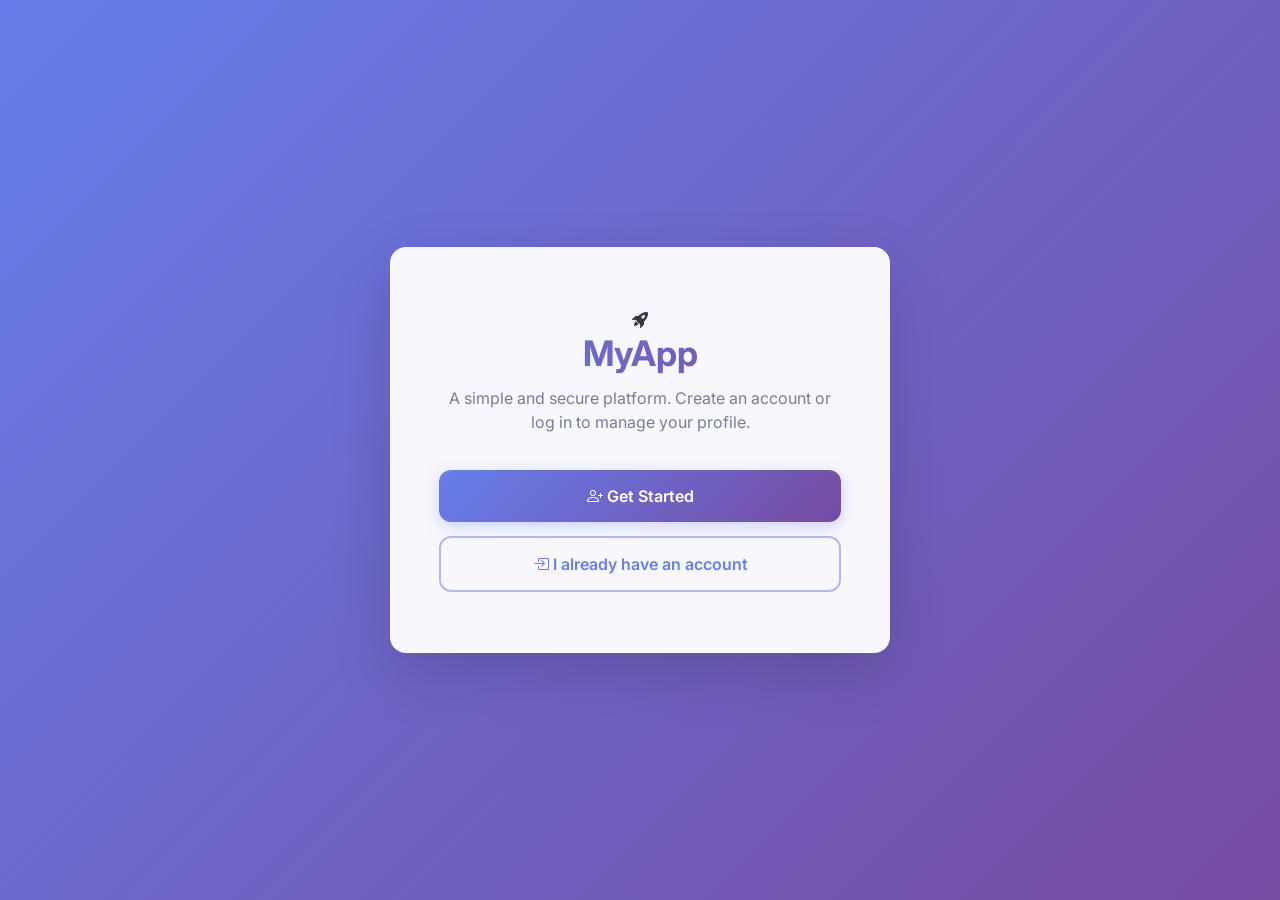
<file: index.html>
<!DOCTYPE html>
<html lang="en">
<head>
    <meta charset="UTF-8">
    <meta name="viewport" content="width=device-width, initial-scale=1.0">
    <meta name="description" content="Welcome to MyApp — Register or Login to continue.">
    <title>MyApp — Welcome</title>

    <!-- Bootstrap 5 CSS -->
    <link href="https://cdn.jsdelivr.net/npm/bootstrap@5.3.3/dist/css/bootstrap.min.css" rel="stylesheet">
    <!-- Bootstrap Icons -->
    <link href="https://cdn.jsdelivr.net/npm/bootstrap-icons@1.11.3/font/bootstrap-icons.min.css" rel="stylesheet">
    <!-- Custom CSS -->
    <link href="css/style.css" rel="stylesheet">
</head>
<body>

    <div class="landing-container">
        <div class="landing-card">
            <div class="logo-area">
                <div class="logo-icon"><i class="bi bi-rocket-takeoff-fill"></i></div>
            </div>
            <h1>MyApp</h1>
            <p>A simple and secure platform. Create an account or log in to manage your profile.</p>

            <div class="landing-buttons">
                <a href="register.html" class="btn btn-primary-custom" id="btnGetStarted">
                    <i class="bi bi-person-plus"></i> Get Started
                </a>
                <a href="login.html" class="btn-secondary-custom" id="btnLoginLink">
                    <i class="bi bi-box-arrow-in-right"></i> I already have an account
                </a>
            </div>
        </div>
    </div>

    <!-- jQuery -->
    <script src="https://code.jquery.com/jquery-3.7.1.min.js"></script>
    <!-- Bootstrap 5 JS -->
    <script src="https://cdn.jsdelivr.net/npm/bootstrap@5.3.3/dist/js/bootstrap.bundle.min.js"></script>
    <script>
        $(document).ready(function() {
            if (localStorage.getItem('auth_token')) {
                window.location.href = 'profile.html';
            }
        });
    </script>
</body>
</html>
</file>
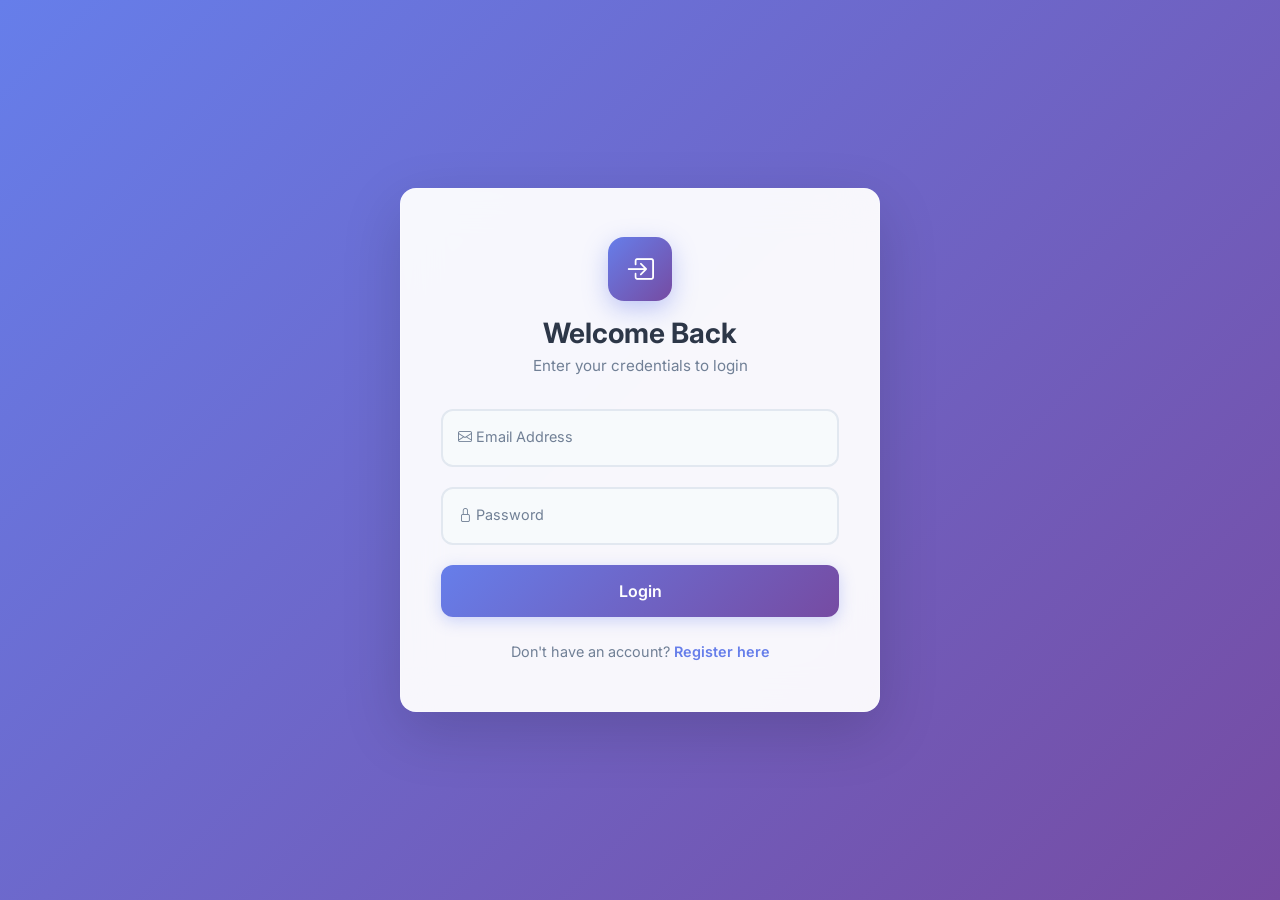
<file: login.html>
<!DOCTYPE html>
<html lang="en">
<head>
    <meta charset="UTF-8">
    <meta name="viewport" content="width=device-width, initial-scale=1.0">
    <meta name="description" content="Log in to your account.">
    <title>Login — MyApp</title>

    <!-- Bootstrap 5 CSS -->
    <link href="https://cdn.jsdelivr.net/npm/bootstrap@5.3.3/dist/css/bootstrap.min.css" rel="stylesheet">
    <!-- Bootstrap Icons -->
    <link href="https://cdn.jsdelivr.net/npm/bootstrap-icons@1.11.3/font/bootstrap-icons.min.css" rel="stylesheet">
    <!-- Custom CSS -->
    <link href="css/style.css" rel="stylesheet">
</head>
<body>

    <div class="auth-container">
        <div class="auth-card">

            <!-- Logo / Header -->
            <div class="logo-area">
                <div class="logo-icon"><i class="bi bi-box-arrow-in-right"></i></div>
                <h2>Welcome Back</h2>
                <p>Enter your credentials to login</p>
            </div>

            <!-- Alert Message -->
            <div id="alertMessage" class="alert-message" role="alert"></div>

            <!-- Login Form (jQuery AJAX only) -->
            <div id="loginForm">
                <div class="form-floating">
                    <input type="email" class="form-control" id="loginEmail" placeholder="Email Address" required>
                    <label for="loginEmail"><i class="bi bi-envelope"></i> Email Address</label>
                </div>

                <div class="form-floating">
                    <input type="password" class="form-control" id="loginPassword" placeholder="Password" required>
                    <label for="loginPassword"><i class="bi bi-lock"></i> Password</label>
                </div>

                <button type="button" class="btn btn-primary-custom" id="btnLogin">
                    <span id="btnText">Login</span>
                    <span id="btnSpinner" class="spinner-border spinner-border-sm d-none" role="status"></span>
                </button>
            </div>

            <!-- Link to Register -->
            <div class="auth-link">
                Don't have an account? <a href="register.html">Register here</a>
            </div>
        </div>
    </div>

    <!-- jQuery -->
    <script src="https://code.jquery.com/jquery-3.7.1.min.js"></script>
    <!-- Bootstrap 5 JS -->
    <script src="https://cdn.jsdelivr.net/npm/bootstrap@5.3.3/dist/js/bootstrap.bundle.min.js"></script>
    <!-- Custom JS -->
    <script src="js/login.js"></script>
</body>
</html>
</file>
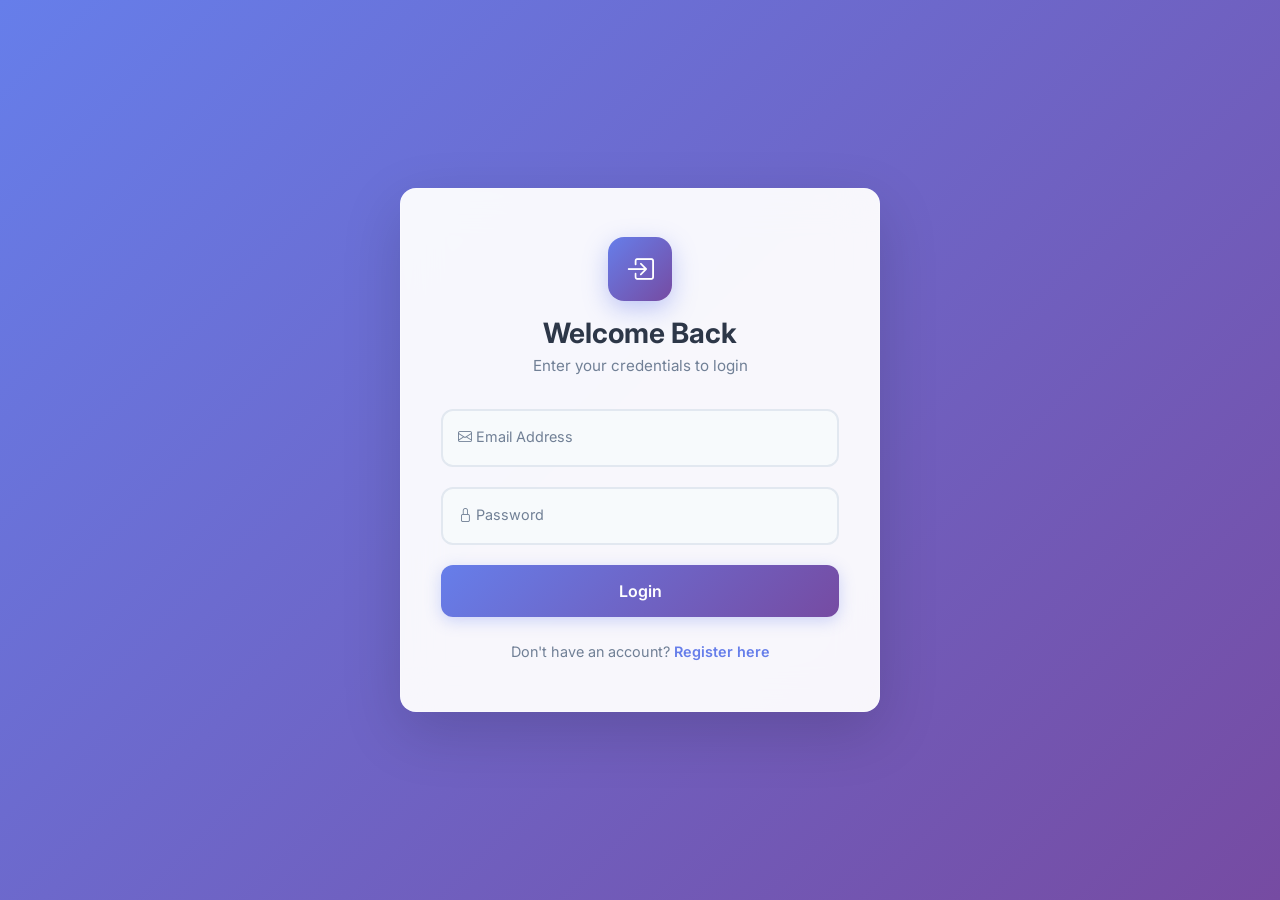
<file: profile.html>
<!DOCTYPE html>
<html lang="en">
<head>
    <meta charset="UTF-8">
    <meta name="viewport" content="width=device-width, initial-scale=1.0">
    <meta name="description" content="Manage your profile details.">
    <title>Profile — MyApp</title>

    <!-- Bootstrap 5 CSS -->
    <link href="https://cdn.jsdelivr.net/npm/bootstrap@5.3.3/dist/css/bootstrap.min.css" rel="stylesheet">
    <!-- Bootstrap Icons -->
    <link href="https://cdn.jsdelivr.net/npm/bootstrap-icons@1.11.3/font/bootstrap-icons.min.css" rel="stylesheet">
    <!-- Custom CSS -->
    <link href="css/style.css" rel="stylesheet">
</head>
<body>

    <div class="profile-container">
        <div class="profile-card">

            <!-- Profile Header -->
            <div class="profile-header">
                <div class="profile-avatar" id="profileAvatar">?</div>
                <div class="profile-info">
                    <h3 id="profileName">Loading...</h3>
                    <p id="profileEmail">loading@example.com</p>
                </div>
            </div>

            <!-- Alert Message -->
            <div id="alertMessage" class="alert-message" role="alert"></div>

            <!-- Section Title -->
            <div class="section-title">
                <i class="bi bi-pencil-square"></i> Personal Details
            </div>

            <!-- Profile Form (jQuery AJAX only) -->
            <div id="profileForm">
                <div class="row">
                    <div class="col-md-6">
                        <div class="form-floating">
                            <input type="number" class="form-control" id="profileAge" placeholder="Age" min="1" max="150">
                            <label for="profileAge">Age</label>
                        </div>
                    </div>
                    <div class="col-md-6">
                        <div class="form-floating">
                            <input type="date" class="form-control" id="profileDob" placeholder="Date of Birth">
                            <label for="profileDob">Date of Birth</label>
                        </div>
                    </div>
                </div>

                <div class="row">
                    <div class="col-md-6">
                        <div class="form-floating">
                            <input type="tel" class="form-control" id="profileContact" placeholder="Contact Number">
                            <label for="profileContact">Contact Number</label>
                        </div>
                    </div>
                    <div class="col-md-6">
                        <div class="form-floating">
                            <select class="form-select" id="profileGender">
                                <option value="" selected disabled>Select</option>
                                <option value="Male">Male</option>
                                <option value="Female">Female</option>
                                <option value="Other">Other</option>
                            </select>
                            <label for="profileGender">Gender</label>
                        </div>
                    </div>
                </div>

                <div class="form-floating">
                    <input type="text" class="form-control" id="profileAddress" placeholder="Address">
                    <label for="profileAddress">Address</label>
                </div>

                <div class="form-floating">
                    <textarea class="form-control" id="profileBio" placeholder="Bio"></textarea>
                    <label for="profileBio">Bio</label>
                </div>

                <!-- Action Buttons -->
                <div class="btn-group-custom">
                    <button type="button" class="btn btn-primary-custom" id="btnSave">
                        <span id="btnSaveText"><i class="bi bi-check-lg"></i> Save Profile</span>
                        <span id="btnSaveSpinner" class="spinner-border spinner-border-sm d-none" role="status"></span>
                    </button>
                    <button type="button" class="btn btn-outline-custom" id="btnLogout">
                        <i class="bi bi-box-arrow-right"></i> Logout
                    </button>
                </div>
            </div>

        </div>
    </div>

    <!-- jQuery -->
    <script src="https://code.jquery.com/jquery-3.7.1.min.js"></script>
    <!-- Bootstrap 5 JS -->
    <script src="https://cdn.jsdelivr.net/npm/bootstrap@5.3.3/dist/js/bootstrap.bundle.min.js"></script>
    <!-- Custom JS -->
    <script src="js/profile.js"></script>
</body>
</html>
</file>
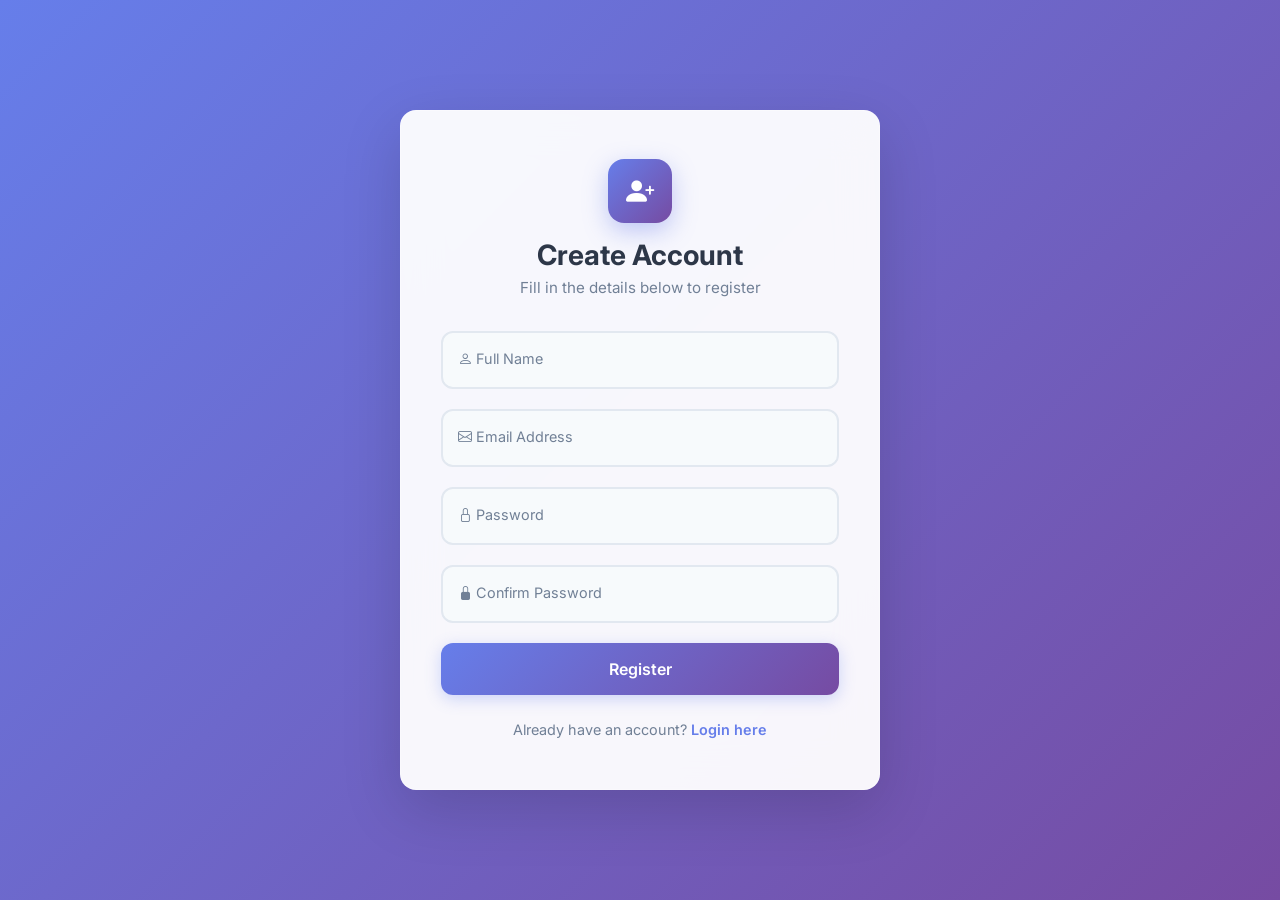
<file: register.html>
<!DOCTYPE html>
<html lang="en">
<head>
    <meta charset="UTF-8">
    <meta name="viewport" content="width=device-width, initial-scale=1.0">
    <meta name="description" content="Create your account to get started.">
    <title>Register — MyApp</title>

    <!-- Bootstrap 5 CSS -->
    <link href="https://cdn.jsdelivr.net/npm/bootstrap@5.3.3/dist/css/bootstrap.min.css" rel="stylesheet">
    <!-- Bootstrap Icons -->
    <link href="https://cdn.jsdelivr.net/npm/bootstrap-icons@1.11.3/font/bootstrap-icons.min.css" rel="stylesheet">
    <!-- Custom CSS -->
    <link href="css/style.css" rel="stylesheet">
</head>
<body>

    <div class="auth-container">
        <div class="auth-card">

            <!-- Logo / Header -->
            <div class="logo-area">
                <div class="logo-icon"><i class="bi bi-person-plus-fill"></i></div>
                <h2>Create Account</h2>
                <p>Fill in the details below to register</p>
            </div>

            <!-- Alert Message -->
            <div id="alertMessage" class="alert-message" role="alert"></div>

            <!-- Registration Form (NO <form> submission — jQuery AJAX only) -->
            <div id="registerForm">
                <div class="form-floating">
                    <input type="text" class="form-control" id="regName" placeholder="Full Name" required>
                    <label for="regName"><i class="bi bi-person"></i> Full Name</label>
                </div>

                <div class="form-floating">
                    <input type="email" class="form-control" id="regEmail" placeholder="Email Address" required>
                    <label for="regEmail"><i class="bi bi-envelope"></i> Email Address</label>
                </div>

                <div class="form-floating">
                    <input type="password" class="form-control" id="regPassword" placeholder="Password" required>
                    <label for="regPassword"><i class="bi bi-lock"></i> Password</label>
                </div>

                <div class="form-floating">
                    <input type="password" class="form-control" id="regConfirmPassword" placeholder="Confirm Password" required>
                    <label for="regConfirmPassword"><i class="bi bi-lock-fill"></i> Confirm Password</label>
                </div>

                <button type="button" class="btn btn-primary-custom" id="btnRegister">
                    <span id="btnText">Register</span>
                    <span id="btnSpinner" class="spinner-border spinner-border-sm d-none" role="status"></span>
                </button>
            </div>

            <!-- Link to Login -->
            <div class="auth-link">
                Already have an account? <a href="login.html">Login here</a>
            </div>
        </div>
    </div>

    <!-- jQuery -->
    <script src="https://code.jquery.com/jquery-3.7.1.min.js"></script>
    <!-- Bootstrap 5 JS -->
    <script src="https://cdn.jsdelivr.net/npm/bootstrap@5.3.3/dist/js/bootstrap.bundle.min.js"></script>
    <!-- Custom JS -->
    <script src="js/register.js"></script>
</body>
</html>
</file>
<file: css/style.css>
/* ============================================================
   style.css — Custom Styles (layered on top of Bootstrap 5)
   ============================================================ */

/* ---------- Google Font ---------- */
@import url('https://fonts.googleapis.com/css2?family=Inter:wght@300;400;500;600;700&display=swap');

:root {
    --primary-gradient: linear-gradient(135deg, #667eea 0%, #764ba2 100%);
    --card-bg: rgba(255, 255, 255, 0.95);
    --card-shadow: 0 20px 60px rgba(0, 0, 0, 0.15);
    --input-focus: #667eea;
    --text-primary: #2d3748;
    --text-secondary: #718096;
    --success-color: #48bb78;
    --error-color: #f56565;
    --border-radius: 16px;
}

* {
    margin: 0;
    padding: 0;
    box-sizing: border-box;
}

body {
    font-family: 'Inter', sans-serif;
    min-height: 100vh;
    background: var(--primary-gradient);
    display: flex;
    align-items: center;
    justify-content: center;
    padding: 20px;
    color: var(--text-primary);
}

/* ---------- Auth Card Container ---------- */
.auth-container {
    width: 100%;
    max-width: 480px;
    animation: slideUp 0.6s ease-out;
}

.auth-card {
    background: var(--card-bg);
    border-radius: var(--border-radius);
    box-shadow: var(--card-shadow);
    padding: 48px 40px;
    backdrop-filter: blur(20px);
    border: 1px solid rgba(255, 255, 255, 0.3);
}

.auth-card .logo-area {
    text-align: center;
    margin-bottom: 32px;
}

.auth-card .logo-area .logo-icon {
    width: 64px;
    height: 64px;
    background: var(--primary-gradient);
    border-radius: 16px;
    display: inline-flex;
    align-items: center;
    justify-content: center;
    font-size: 28px;
    color: #fff;
    margin-bottom: 16px;
    box-shadow: 0 8px 24px rgba(102, 126, 234, 0.4);
}

.auth-card .logo-area h2 {
    font-weight: 700;
    font-size: 1.75rem;
    color: var(--text-primary);
    margin-bottom: 4px;
}

.auth-card .logo-area p {
    color: var(--text-secondary);
    font-size: 0.95rem;
}

/* ---------- Form Styles ---------- */
.form-floating {
    margin-bottom: 20px;
}

.form-floating > .form-control {
    border: 2px solid #e2e8f0;
    border-radius: 12px;
    padding: 16px 16px 8px;
    font-size: 0.95rem;
    transition: all 0.3s ease;
    background: #f7fafc;
    height: 56px;
}

.form-floating > .form-control:focus {
    border-color: var(--input-focus);
    box-shadow: 0 0 0 4px rgba(102, 126, 234, 0.15);
    background: #fff;
}

.form-floating > label {
    color: var(--text-secondary);
    font-size: 0.9rem;
    padding: 16px;
}

.form-floating > .form-control:focus ~ label,
.form-floating > .form-control:not(:placeholder-shown) ~ label {
    color: var(--input-focus);
    font-weight: 500;
}

/* ---------- Select / Textarea inside form-floating ---------- */
.form-floating > .form-select {
    border: 2px solid #e2e8f0;
    border-radius: 12px;
    padding: 16px;
    font-size: 0.95rem;
    transition: all 0.3s ease;
    background-color: #f7fafc;
    height: 56px;
}

.form-floating > .form-select:focus {
    border-color: var(--input-focus);
    box-shadow: 0 0 0 4px rgba(102, 126, 234, 0.15);
    background-color: #fff;
}

.form-floating > textarea.form-control {
    height: 100px;
}

/* ---------- Buttons ---------- */
.btn-primary-custom {
    background: var(--primary-gradient);
    border: none;
    border-radius: 12px;
    padding: 14px;
    font-size: 1rem;
    font-weight: 600;
    color: #fff;
    width: 100%;
    transition: all 0.3s ease;
    box-shadow: 0 4px 16px rgba(102, 126, 234, 0.3);
    cursor: pointer;
}

.btn-primary-custom:hover {
    transform: translateY(-2px);
    box-shadow: 0 8px 24px rgba(102, 126, 234, 0.45);
    background: linear-gradient(135deg, #5a6fd6 0%, #6a4295 100%);
    color: #fff;
}

.btn-primary-custom:active {
    transform: translateY(0);
}

.btn-primary-custom:disabled {
    opacity: 0.6;
    cursor: not-allowed;
    transform: none;
}

.btn-outline-custom {
    border: 2px solid #e2e8f0;
    border-radius: 12px;
    padding: 14px;
    font-size: 1rem;
    font-weight: 600;
    color: var(--text-primary);
    width: 100%;
    background: transparent;
    transition: all 0.3s ease;
    cursor: pointer;
}

.btn-outline-custom:hover {
    border-color: var(--error-color);
    color: var(--error-color);
    background: rgba(245, 101, 101, 0.05);
}

/* ---------- Alert Messages ---------- */
.alert-message {
    border-radius: 12px;
    padding: 12px 16px;
    font-size: 0.9rem;
    margin-bottom: 20px;
    display: none;
    animation: fadeIn 0.3s ease;
}

.alert-message.alert-success {
    background: rgba(72, 187, 120, 0.1);
    border: 1px solid rgba(72, 187, 120, 0.3);
    color: #276749;
}

.alert-message.alert-danger {
    background: rgba(245, 101, 101, 0.1);
    border: 1px solid rgba(245, 101, 101, 0.3);
    color: #c53030;
}

/* ---------- Links ---------- */
.auth-link {
    text-align: center;
    margin-top: 24px;
    font-size: 0.9rem;
    color: var(--text-secondary);
}

.auth-link a {
    color: #667eea;
    text-decoration: none;
    font-weight: 600;
    transition: color 0.2s;
}

.auth-link a:hover {
    color: #764ba2;
    text-decoration: underline;
}

/* ---------- Profile Page ---------- */
.profile-container {
    width: 100%;
    max-width: 640px;
    animation: slideUp 0.6s ease-out;
}

.profile-card {
    background: var(--card-bg);
    border-radius: var(--border-radius);
    box-shadow: var(--card-shadow);
    padding: 40px;
    backdrop-filter: blur(20px);
    border: 1px solid rgba(255, 255, 255, 0.3);
}

.profile-header {
    display: flex;
    align-items: center;
    gap: 20px;
    margin-bottom: 32px;
    padding-bottom: 24px;
    border-bottom: 2px solid #f0f0f5;
}

.profile-avatar {
    width: 72px;
    height: 72px;
    background: var(--primary-gradient);
    border-radius: 50%;
    display: flex;
    align-items: center;
    justify-content: center;
    font-size: 28px;
    font-weight: 700;
    color: #fff;
    flex-shrink: 0;
    box-shadow: 0 6px 20px rgba(102, 126, 234, 0.35);
}

.profile-info h3 {
    font-weight: 700;
    font-size: 1.4rem;
    margin-bottom: 2px;
}

.profile-info p {
    color: var(--text-secondary);
    font-size: 0.9rem;
    margin-bottom: 0;
}

.section-title {
    font-weight: 600;
    font-size: 1.1rem;
    color: var(--text-primary);
    margin-bottom: 20px;
    display: flex;
    align-items: center;
    gap: 8px;
}

.section-title i {
    color: #667eea;
}

.btn-group-custom {
    display: flex;
    gap: 12px;
    margin-top: 32px;
}

.btn-group-custom .btn-primary-custom,
.btn-group-custom .btn-outline-custom {
    flex: 1;
}

/* ---------- Index / Landing ---------- */
.landing-container {
    text-align: center;
    animation: slideUp 0.6s ease-out;
}

.landing-card {
    background: var(--card-bg);
    border-radius: var(--border-radius);
    box-shadow: var(--card-shadow);
    padding: 60px 48px;
    backdrop-filter: blur(20px);
    border: 1px solid rgba(255, 255, 255, 0.3);
    max-width: 500px;
}

.landing-card h1 {
    font-weight: 700;
    font-size: 2.2rem;
    margin-bottom: 12px;
    background: var(--primary-gradient);
    -webkit-background-clip: text;
    -webkit-text-fill-color: transparent;
    background-clip: text;
}

.landing-card p {
    color: var(--text-secondary);
    font-size: 1rem;
    margin-bottom: 36px;
}

.landing-buttons {
    display: flex;
    flex-direction: column;
    gap: 14px;
}

.landing-buttons .btn-primary-custom {
    max-width: 100%;
}

.landing-buttons .btn-secondary-custom {
    background: transparent;
    border: 2px solid rgba(102, 126, 234, 0.5);
    border-radius: 12px;
    padding: 14px;
    font-size: 1rem;
    font-weight: 600;
    color: #667eea;
    transition: all 0.3s ease;
    cursor: pointer;
    text-decoration: none;
    display: block;
}

.landing-buttons .btn-secondary-custom:hover {
    background: rgba(102, 126, 234, 0.08);
    border-color: #667eea;
}

/* ---------- Spinner ---------- */
.spinner-border-sm {
    width: 1rem;
    height: 1rem;
    border-width: 0.15em;
}

/* ---------- Animations ---------- */
@keyframes slideUp {
    from {
        opacity: 0;
        transform: translateY(30px);
    }
    to {
        opacity: 1;
        transform: translateY(0);
    }
}

@keyframes fadeIn {
    from { opacity: 0; }
    to   { opacity: 1; }
}

/* ---------- Responsive Tweaks ---------- */
@media (max-width: 576px) {
    .auth-card {
        padding: 32px 24px;
    }

    .profile-card {
        padding: 28px 20px;
    }

    .profile-header {
        flex-direction: column;
        text-align: center;
    }

    .landing-card {
        padding: 40px 24px;
    }

    .landing-card h1 {
        font-size: 1.6rem;
    }

    .btn-group-custom {
        flex-direction: column;
    }
}
</file>
